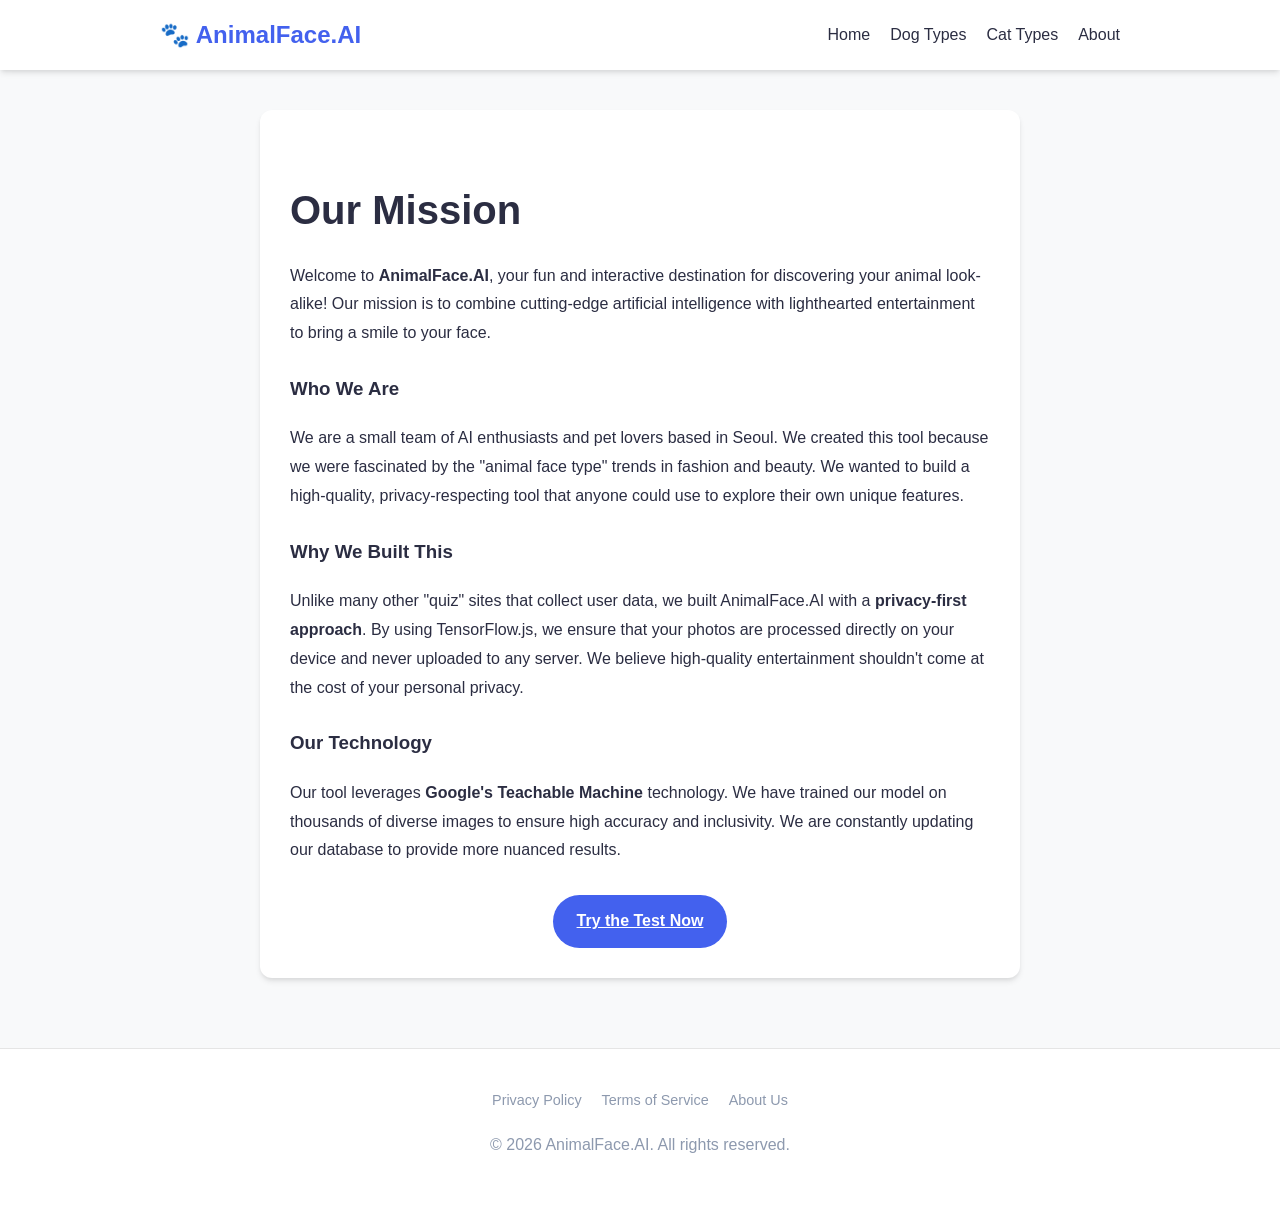
<file: about.html>
<!DOCTYPE html>
<html lang="en">
<head>
    <!-- Google tag (gtag.js) -->
    <script async src="https://www.googletagmanager.com/gtag/js?id=G-GGHHBZ0KEN"></script>
    <script>
      window.dataLayer = window.dataLayer || [];
      function gtag(){dataLayer.push(arguments);}
      gtag("js", new Date());

      gtag("config", "G-GGHHBZ0KEN");
    </script>
    <!-- Google tag (gtag.js) -->
    <script async src="https://www.googletagmanager.com/gtag/js?id=G-GGHHBZ0KEN"></script>
    <script>
    window.dataLayer = window.dataLayer || [];
    function gtag(){dataLayer.push(arguments);}
    gtag('js', new Date());

    gtag('config', 'G-GGHHBZ0KEN');
    </script>
    <meta charset="UTF-8">
    <meta name="viewport" content="width=device-width, initial-scale=1.0">
    <title>About Us - Animal Face Test</title>
    <link rel="stylesheet" href="style.css">
</head>
<body>
    <header>
        <nav>
            <a href="index.html" class="logo">🐾 AnimalFace.AI</a>
            <div class="nav-links">
                <a href="index.html">Home</a>
                <a href="types-of-dog-faces.html">Dog Types</a>
                <a href="types-of-cat-faces.html">Cat Types</a>
                <a href="about.html">About</a>
            </div>
        </nav>
    </header>

    <main>
        <section class="card content-section">
            <h1>Our Mission</h1>
            <p>Welcome to <strong>AnimalFace.AI</strong>, your fun and interactive destination for discovering your animal look-alike! Our mission is to combine cutting-edge artificial intelligence with lighthearted entertainment to bring a smile to your face.</p>
            
            <h3>Who We Are</h3>
            <p>We are a small team of AI enthusiasts and pet lovers based in Seoul. We created this tool because we were fascinated by the "animal face type" trends in fashion and beauty. We wanted to build a high-quality, privacy-respecting tool that anyone could use to explore their own unique features.</p>

            <h3>Why We Built This</h3>
            <p>Unlike many other "quiz" sites that collect user data, we built AnimalFace.AI with a <strong>privacy-first approach</strong>. By using TensorFlow.js, we ensure that your photos are processed directly on your device and never uploaded to any server. We believe high-quality entertainment shouldn't come at the cost of your personal privacy.</p>

            <h3>Our Technology</h3>
            <p>Our tool leverages <strong>Google's Teachable Machine</strong> technology. We have trained our model on thousands of diverse images to ensure high accuracy and inclusivity. We are constantly updating our database to provide more nuanced results.</p>

            <div style="text-align:center; margin-top:30px;">
                <a href="index.html" class="btn">Try the Test Now</a>
            </div>
        </section>
    </main>

    <footer>
        <div class="footer-links">
            <a href="privacy.html">Privacy Policy</a>
            <a href="terms.html">Terms of Service</a>
            <a href="about.html">About Us</a>
        </div>
        <p>&copy; 2026 AnimalFace.AI. All rights reserved.</p>
    </footer>
</body>
</html>
</file>
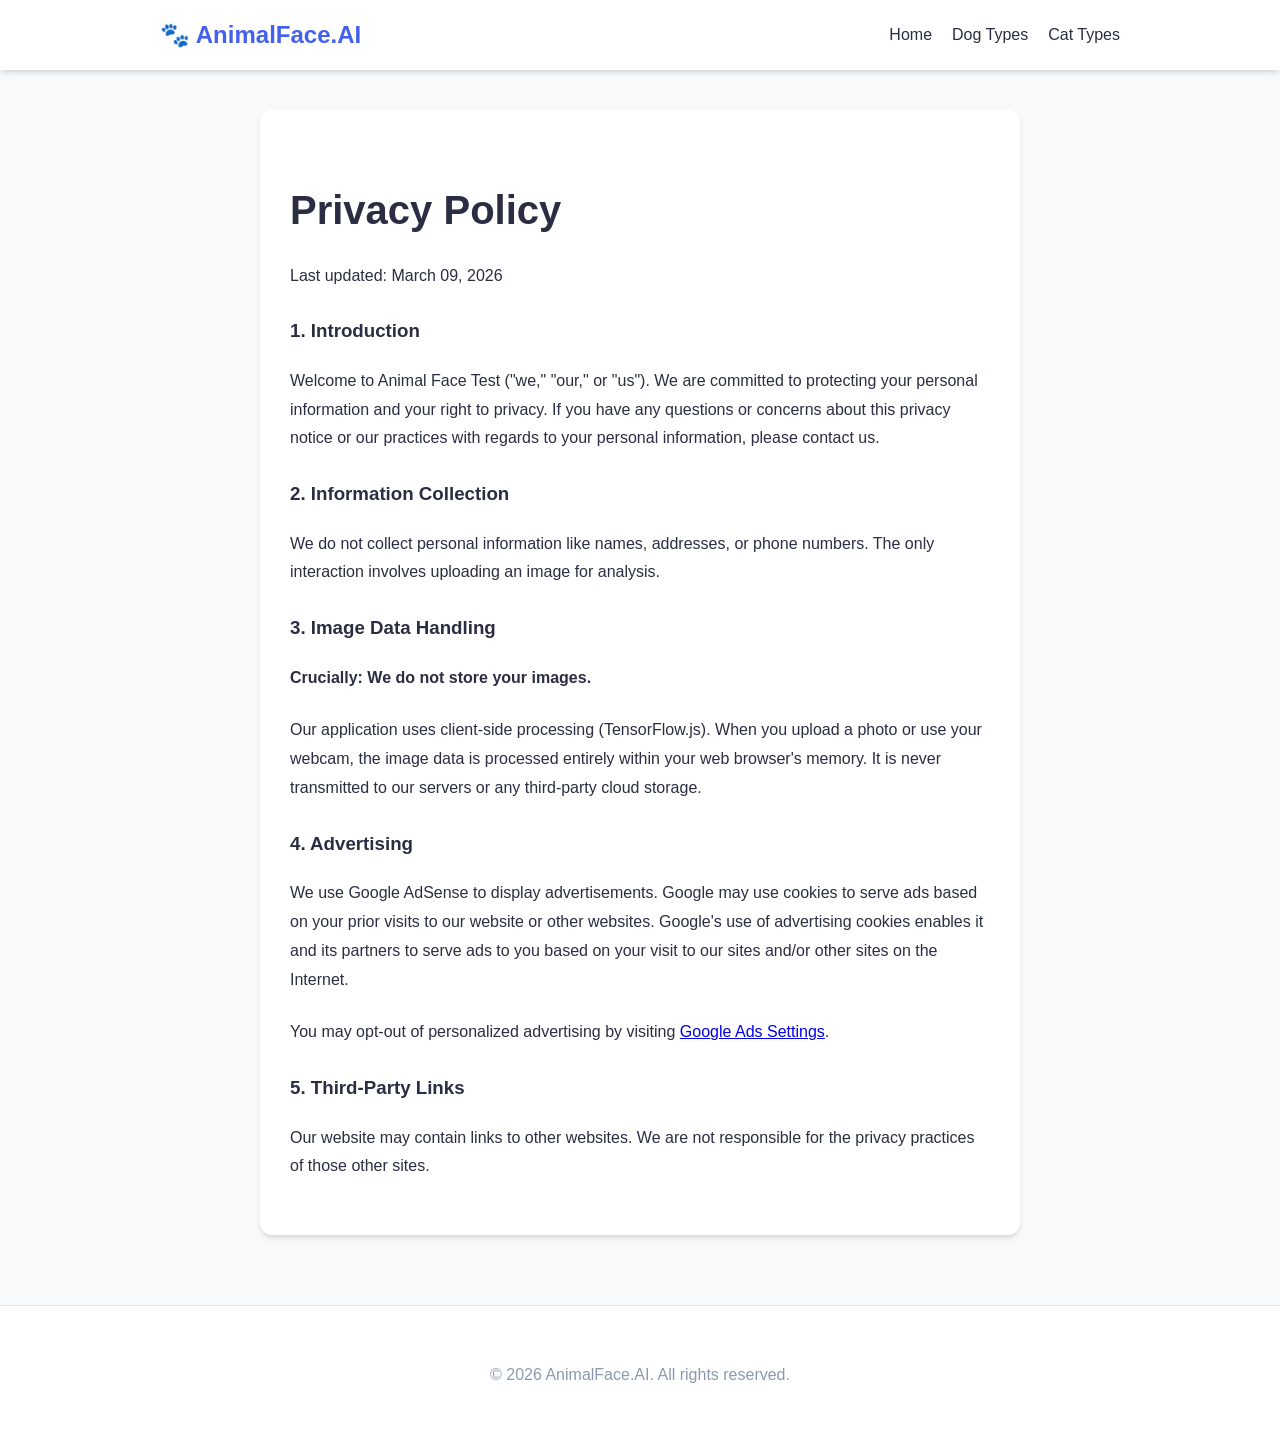
<file: privacy.html>
<!DOCTYPE html>
<html lang="en">
<head>
    <!-- Google tag (gtag.js) -->
    <script async src="https://www.googletagmanager.com/gtag/js?id=G-GGHHBZ0KEN"></script>
    <script>
      window.dataLayer = window.dataLayer || [];
      function gtag(){dataLayer.push(arguments);}
      gtag("js", new Date());

      gtag("config", "G-GGHHBZ0KEN");
    </script>
    <!-- Google tag (gtag.js) -->
    <script async src="https://www.googletagmanager.com/gtag/js?id=G-GGHHBZ0KEN"></script>
    <script>
    window.dataLayer = window.dataLayer || [];
    function gtag(){dataLayer.push(arguments);}
    gtag('js', new Date());

    gtag('config', 'G-GGHHBZ0KEN');
    </script>
    <meta charset="UTF-8">
    <meta name="viewport" content="width=device-width, initial-scale=1.0">
    <title>Privacy Policy - Animal Face Test</title>
    <link rel="stylesheet" href="style.css">
</head>
<body>
    <header>
        <nav>
            <a href="index.html" class="logo">🐾 AnimalFace.AI</a>
            <div class="nav-links">
                <a href="index.html">Home</a>
                <a href="types-of-dog-faces.html">Dog Types</a>
                <a href="types-of-cat-faces.html">Cat Types</a>
            </div>
        </nav>
    </header>

    <main>
        <section class="card content-section">
            <h1>Privacy Policy</h1>
            <p>Last updated: March 09, 2026</p>
            
            <h3>1. Introduction</h3>
            <p>Welcome to Animal Face Test ("we," "our," or "us"). We are committed to protecting your personal information and your right to privacy. If you have any questions or concerns about this privacy notice or our practices with regards to your personal information, please contact us.</p>

            <h3>2. Information Collection</h3>
            <p>We do not collect personal information like names, addresses, or phone numbers. The only interaction involves uploading an image for analysis.</p>

            <h3>3. Image Data Handling</h3>
            <p><strong>Crucially: We do not store your images.</strong></p>
            <p>Our application uses client-side processing (TensorFlow.js). When you upload a photo or use your webcam, the image data is processed entirely within your web browser's memory. It is never transmitted to our servers or any third-party cloud storage.</p>

            <h3>4. Advertising</h3>
            <p>We use Google AdSense to display advertisements. Google may use cookies to serve ads based on your prior visits to our website or other websites. Google's use of advertising cookies enables it and its partners to serve ads to you based on your visit to our sites and/or other sites on the Internet.</p>
            <p>You may opt-out of personalized advertising by visiting <a href="https://www.google.com/settings/ads" target="_blank">Google Ads Settings</a>.</p>

            <h3>5. Third-Party Links</h3>
            <p>Our website may contain links to other websites. We are not responsible for the privacy practices of those other sites.</p>
        </section>
    </main>

    <footer>
        <p>&copy; 2026 AnimalFace.AI. All rights reserved.</p>
    </footer>
</body>
</html>
</file>
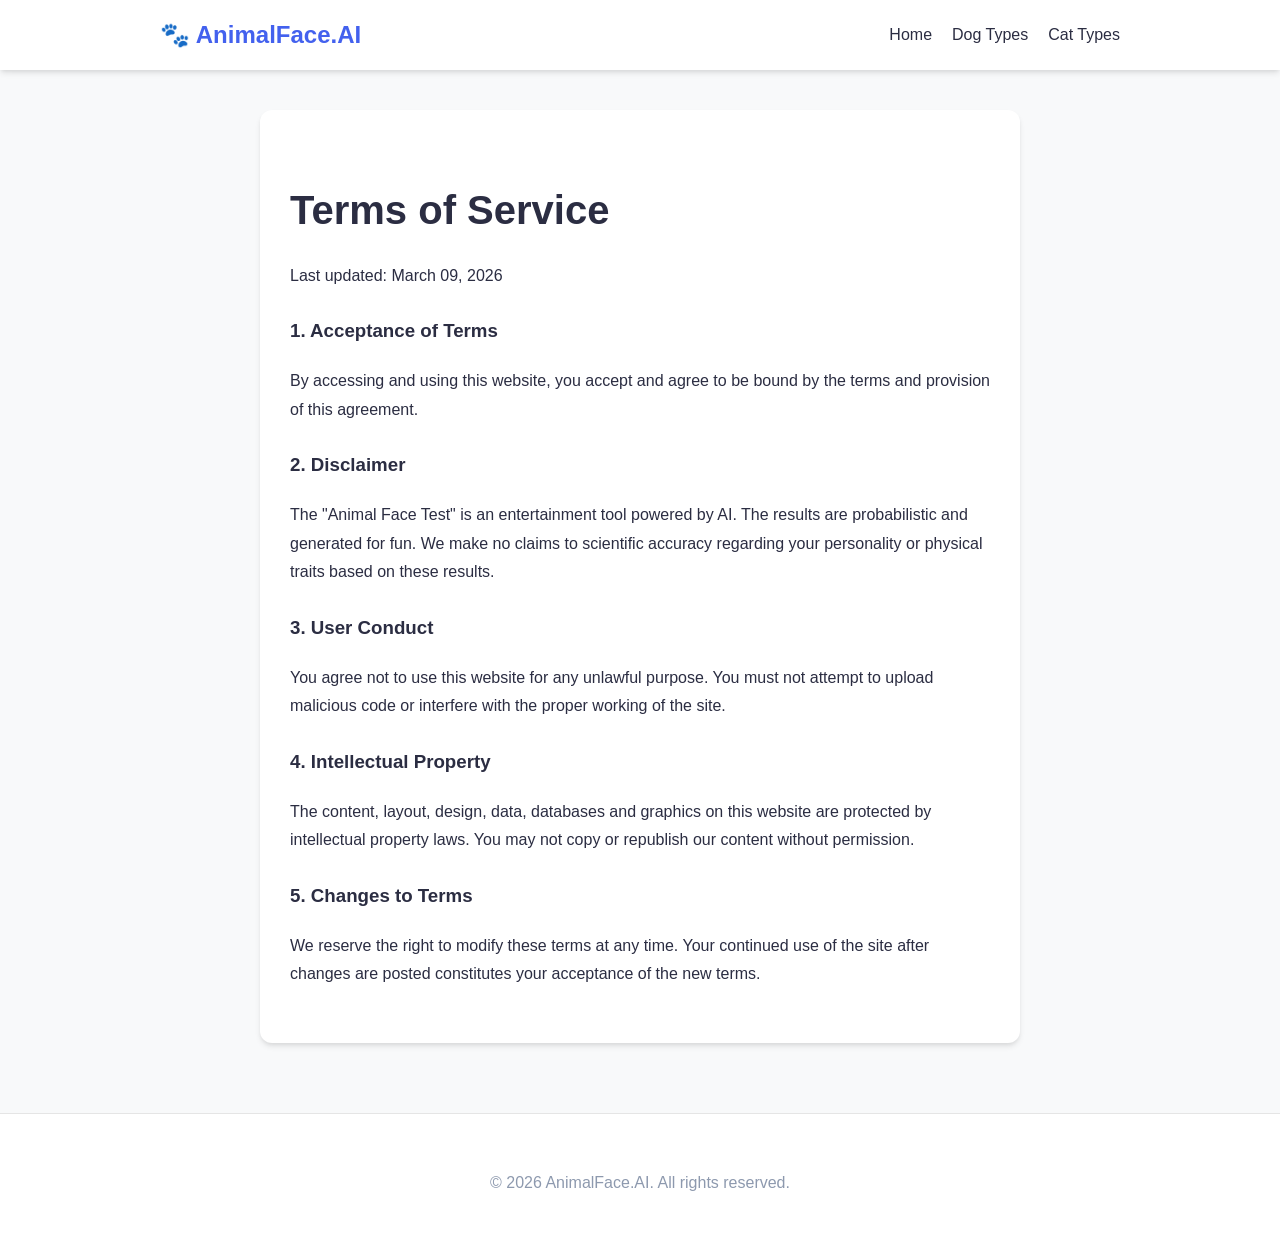
<file: terms.html>
<!DOCTYPE html>
<html lang="en">
<head>
    <!-- Google tag (gtag.js) -->
    <script async src="https://www.googletagmanager.com/gtag/js?id=G-GGHHBZ0KEN"></script>
    <script>
      window.dataLayer = window.dataLayer || [];
      function gtag(){dataLayer.push(arguments);}
      gtag("js", new Date());

      gtag("config", "G-GGHHBZ0KEN");
    </script>
    <!-- Google tag (gtag.js) -->
    <script async src="https://www.googletagmanager.com/gtag/js?id=G-GGHHBZ0KEN"></script>
    <script>
    window.dataLayer = window.dataLayer || [];
    function gtag(){dataLayer.push(arguments);}
    gtag('js', new Date());

    gtag('config', 'G-GGHHBZ0KEN');
    </script>
    <meta charset="UTF-8">
    <meta name="viewport" content="width=device-width, initial-scale=1.0">
    <title>Terms of Service - Animal Face Test</title>
    <link rel="stylesheet" href="style.css">
</head>
<body>
    <header>
        <nav>
            <a href="index.html" class="logo">🐾 AnimalFace.AI</a>
            <div class="nav-links">
                <a href="index.html">Home</a>
                <a href="types-of-dog-faces.html">Dog Types</a>
                <a href="types-of-cat-faces.html">Cat Types</a>
            </div>
        </nav>
    </header>

    <main>
        <section class="card content-section">
            <h1>Terms of Service</h1>
            <p>Last updated: March 09, 2026</p>

            <h3>1. Acceptance of Terms</h3>
            <p>By accessing and using this website, you accept and agree to be bound by the terms and provision of this agreement.</p>

            <h3>2. Disclaimer</h3>
            <p>The "Animal Face Test" is an entertainment tool powered by AI. The results are probabilistic and generated for fun. We make no claims to scientific accuracy regarding your personality or physical traits based on these results.</p>

            <h3>3. User Conduct</h3>
            <p>You agree not to use this website for any unlawful purpose. You must not attempt to upload malicious code or interfere with the proper working of the site.</p>

            <h3>4. Intellectual Property</h3>
            <p>The content, layout, design, data, databases and graphics on this website are protected by intellectual property laws. You may not copy or republish our content without permission.</p>

            <h3>5. Changes to Terms</h3>
            <p>We reserve the right to modify these terms at any time. Your continued use of the site after changes are posted constitutes your acceptance of the new terms.</p>
        </section>
    </main>

    <footer>
        <p>&copy; 2026 AnimalFace.AI. All rights reserved.</p>
    </footer>
</body>
</html>
</file>
<file: style.css>
:root {
    --primary-color: #4361ee;
    --secondary-color: #3f37c9;
    --accent-color: #4895ef;
    --text-main: #2b2d42;
    --text-light: #8d99ae;
    --bg-body: #f8f9fa;
    --bg-card: #ffffff;
    --success: #4cc9f0;
    --shadow: 0 4px 6px -1px rgba(0, 0, 0, 0.1), 0 2px 4px -1px rgba(0, 0, 0, 0.06);
    --radius: 12px;
}

body.dark-mode {
    --primary-color: #4cc9f0;
    --secondary-color: #4895ef;
    --text-main: #edf2f4;
    --text-light: #8d99ae;
    --bg-body: #121212;
    --bg-card: #1e1e1e;
    --shadow: 0 4px 6px -1px rgba(0, 0, 0, 0.5);
}

* { box-sizing: border-box; }

body {
    font-family: 'Segoe UI', Roboto, Helvetica, Arial, sans-serif;
    background-color: var(--bg-body);
    color: var(--text-main);
    line-height: 1.6;
    margin: 0;
    padding: 0;
    display: flex;
    flex-direction: column;
    min-height: 100vh;
    transition: background-color 0.3s, color 0.3s;
}

/* Navigation */
header {
    background: var(--bg-card);
    box-shadow: var(--shadow);
    padding: 1rem 0;
    position: sticky;
    top: 0;
    z-index: 100;
}

nav {
    max-width: 1000px;
    margin: 0 auto;
    padding: 0 20px;
    display: flex;
    justify-content: space-between;
    align-items: center;
}

.logo {
    font-size: 1.5rem;
    font-weight: 700;
    color: var(--primary-color);
    text-decoration: none;
}

.nav-links {
    display: flex;
    gap: 20px;
}

.nav-links a {
    text-decoration: none;
    color: var(--text-main);
    font-weight: 500;
    transition: color 0.2s;
}

.nav-links a:hover { color: var(--primary-color); }

/* Main Layout */
main {
    flex: 1;
    width: 100%;
    max-width: 800px;
    margin: 40px auto;
    padding: 0 20px;
}

.card {
    background: var(--bg-card);
    border-radius: var(--radius);
    padding: 30px;
    box-shadow: var(--shadow);
    margin-bottom: 30px;
    text-align: center;
}

h1, h2, h3 { color: var(--text-main); }
h1 { font-size: 2.5rem; margin-bottom: 0.5rem; }
.subtitle { color: var(--text-light); margin-bottom: 2rem; font-size: 1.1rem; }

/* Tool Interface */
.tool-container {
    border: 2px dashed var(--text-light);
    border-radius: var(--radius);
    padding: 40px;
    margin: 20px 0;
    transition: all 0.3s;
    cursor: pointer;
    background: rgba(0,0,0,0.02);
}

.tool-container:hover {
    border-color: var(--primary-color);
    background: rgba(67, 97, 238, 0.05);
}

.btn {
    background-color: var(--primary-color);
    color: white;
    border: none;
    padding: 12px 24px;
    border-radius: 50px;
    font-weight: 600;
    cursor: pointer;
    transition: transform 0.1s, opacity 0.2s;
    font-size: 1rem;
    display: inline-block;
}

.btn:hover { transform: translateY(-2px); opacity: 0.9; }
.btn:active { transform: translateY(0); }

.btn-secondary {
    background-color: transparent;
    border: 2px solid var(--primary-color);
    color: var(--primary-color);
}

.btn-group {
    display: flex;
    justify-content: center;
    gap: 10px;
    margin-bottom: 20px;
}

img#face-image {
    max-width: 100%;
    max-height: 300px;
    border-radius: var(--radius);
    margin-top: 20px;
    display: none;
}

/* Results */
.result-bar {
    background: #e9ecef;
    border-radius: 10px;
    height: 24px;
    width: 100%;
    margin-top: 5px;
    overflow: hidden;
    position: relative;
}

.result-fill {
    height: 100%;
    background: var(--primary-color);
    width: 0%;
    transition: width 1s ease-in-out;
    display: flex;
    align-items: center;
    justify-content: flex-end;
    padding-right: 10px;
    color: white;
    font-size: 0.8rem;
    font-weight: bold;
}

.result-item { margin-bottom: 15px; text-align: left; }
.label-row { display: flex; justify-content: space-between; font-weight: 600; }

/* Content Sections (SEO) */
.content-section {
    text-align: left;
    line-height: 1.8;
}
.content-section p { margin-bottom: 1.5rem; color: var(--text-main); }
.faq-item { margin-bottom: 1.5rem; }
.faq-question { font-weight: 700; font-size: 1.1rem; color: var(--primary-color); }

/* Footer */
footer {
    background: var(--bg-card);
    border-top: 1px solid rgba(0,0,0,0.1);
    padding: 40px 0;
    margin-top: auto;
    text-align: center;
    color: var(--text-light);
}

.footer-links {
    display: flex;
    justify-content: center;
    gap: 20px;
    margin-bottom: 20px;
}

.footer-links a { color: var(--text-light); text-decoration: none; font-size: 0.9rem; }
.footer-links a:hover { color: var(--primary-color); }

/* Form */
input, textarea {
    width: 100%;
    padding: 12px;
    margin-bottom: 15px;
    border: 1px solid var(--text-light);
    border-radius: 8px;
    background: var(--bg-body);
    color: var(--text-main);
}

/* Webcam */
#webcam-container {
    overflow: hidden;
    border-radius: var(--radius);
    margin: 20px auto;
    width: 200px; /* Fixed for model */
}

@media (max-width: 600px) {
    .nav-links { display: none; } /* Simplify for mobile for now */
    h1 { font-size: 2rem; }
}
</file>
